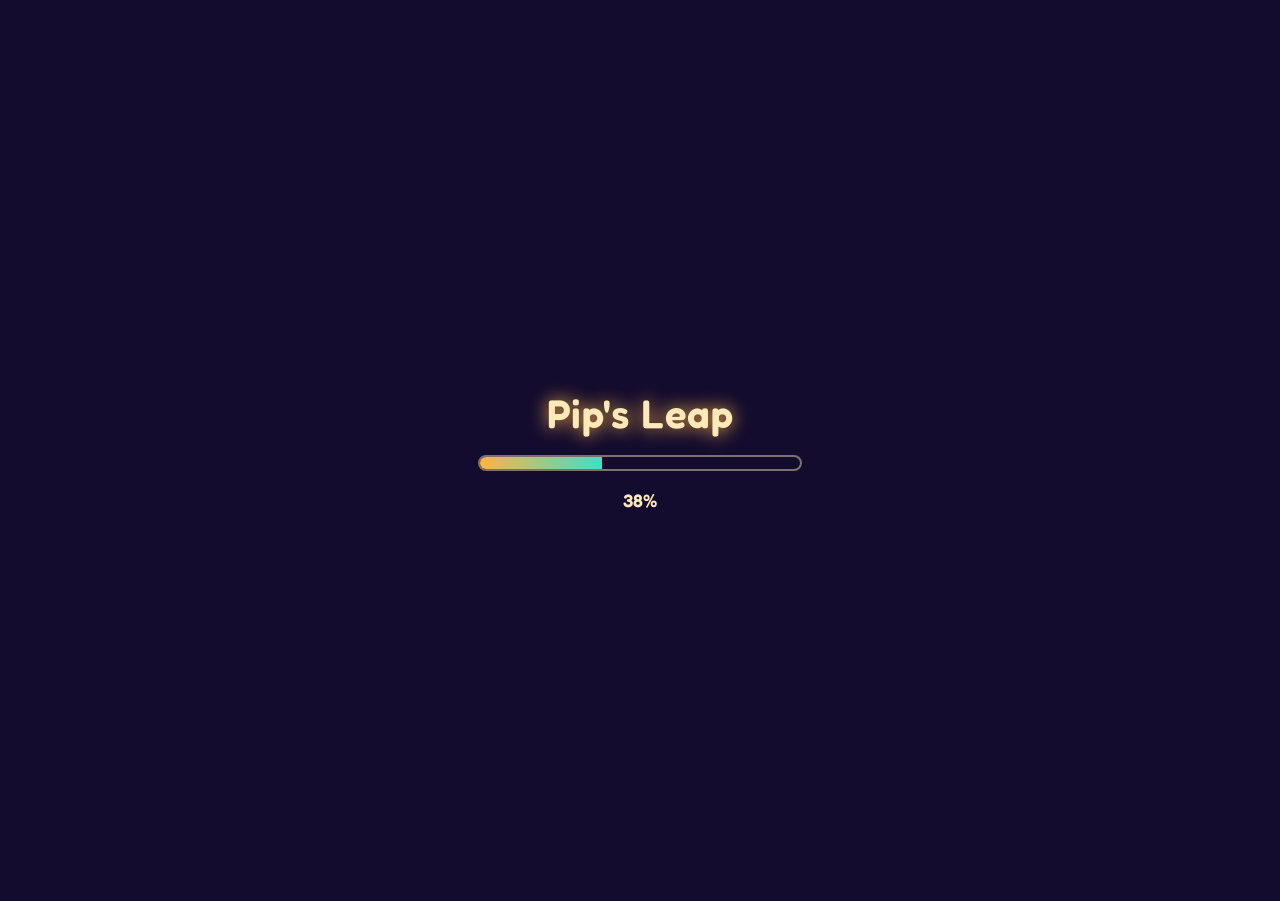
<file: index.html>
<!doctype html>
<html lang="en">
  <head>
    <meta charset="utf-8" />
    <meta
      name="viewport"
      content="width=device-width, initial-scale=1, maximum-scale=1, user-scalable=no, viewport-fit=cover"
    />
    <meta name="apple-mobile-web-app-capable" content="yes" />
    <meta name="mobile-web-app-capable" content="yes" />
    <meta name="theme-color" content="#140c2e" />
    <title>Pip's Leap</title>
    <meta
      name="description"
      content="Pip's Leap — a lantern-wind tale. A dusk-lit platformer by Nerojust."
    />
    <link rel="manifest" href="./manifest.webmanifest" />
    <link rel="icon" type="image/png" sizes="192x192" href="./icons/icon-192.png" />
    <link rel="apple-touch-icon" href="./icons/apple-touch-icon.png" />
    <style>#loader{z-index:20;color:#ffe9b8;background:#140c2e;flex-direction:column;justify-content:center;align-items:center;gap:18px;font:600 18px Fredoka,sans-serif;transition:opacity .35s;display:flex;position:fixed;inset:0}#loader h1{letter-spacing:1px;text-shadow:0 0 18px #ffb347;margin:0;font-size:40px}.loader-track{border:2px solid #ffe9b873;border-radius:8px;width:min(320px,70vw);height:12px;overflow:hidden}.loader-fill{background:linear-gradient(90deg,#ffb347,#3de0c8);width:1%;height:100%}#loader.loader-hide{opacity:0;pointer-events:none}#loader.loader-error .loader-track{display:none}</style>
    <script type="module" crossorigin src="./assets/index-BE3YuFSx.js"></script>
    <link rel="modulepreload" crossorigin href="./assets/dist-WmVykzCl.js">
    <link rel="modulepreload" crossorigin href="./assets/definitions-BdWVgBTV.js">
    <link rel="modulepreload" crossorigin href="./assets/consent-status.enum-CdMsqkrY.js">
    <link rel="modulepreload" crossorigin href="./assets/dist-CxclIdbR.js">
    <link rel="stylesheet" crossorigin href="./assets/index-BHZKIcE1.css">
  </head>
  <body>
    <div
      id="loader"
      role="progressbar"
      aria-label="Loading"
      aria-valuemin="1"
      aria-valuemax="100"
      aria-valuenow="1"
    >
      <h1>Pip's Leap</h1>
      <div class="loader-track"><div class="loader-fill"></div></div>
      <div class="loader-percent">1%</div>
    </div>
    <script src="./loader.js"></script>
    <canvas id="game" aria-label="Pip's Leap"></canvas>
    <div id="pad"></div>
    <div id="rotate" role="alert">↻<br />Turn your phone sideways to play</div>
  </body>
</html>
</file>
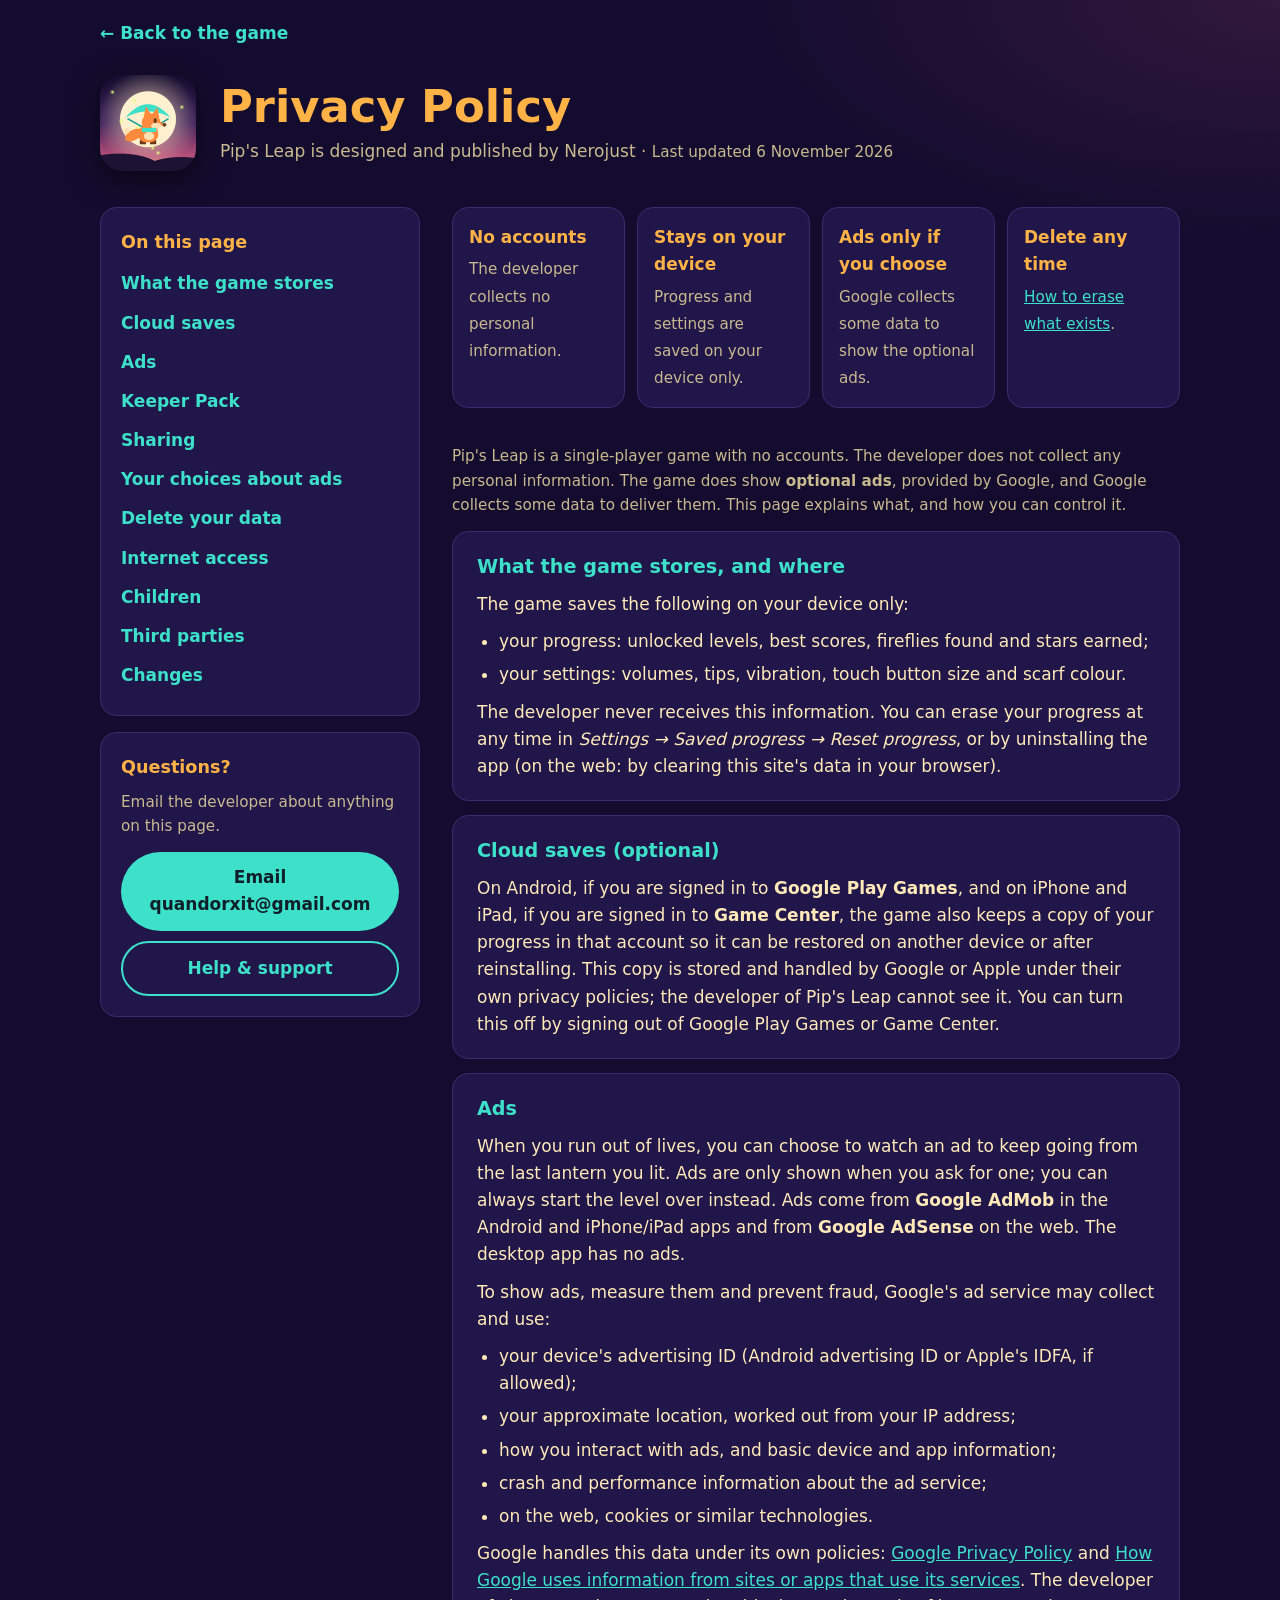
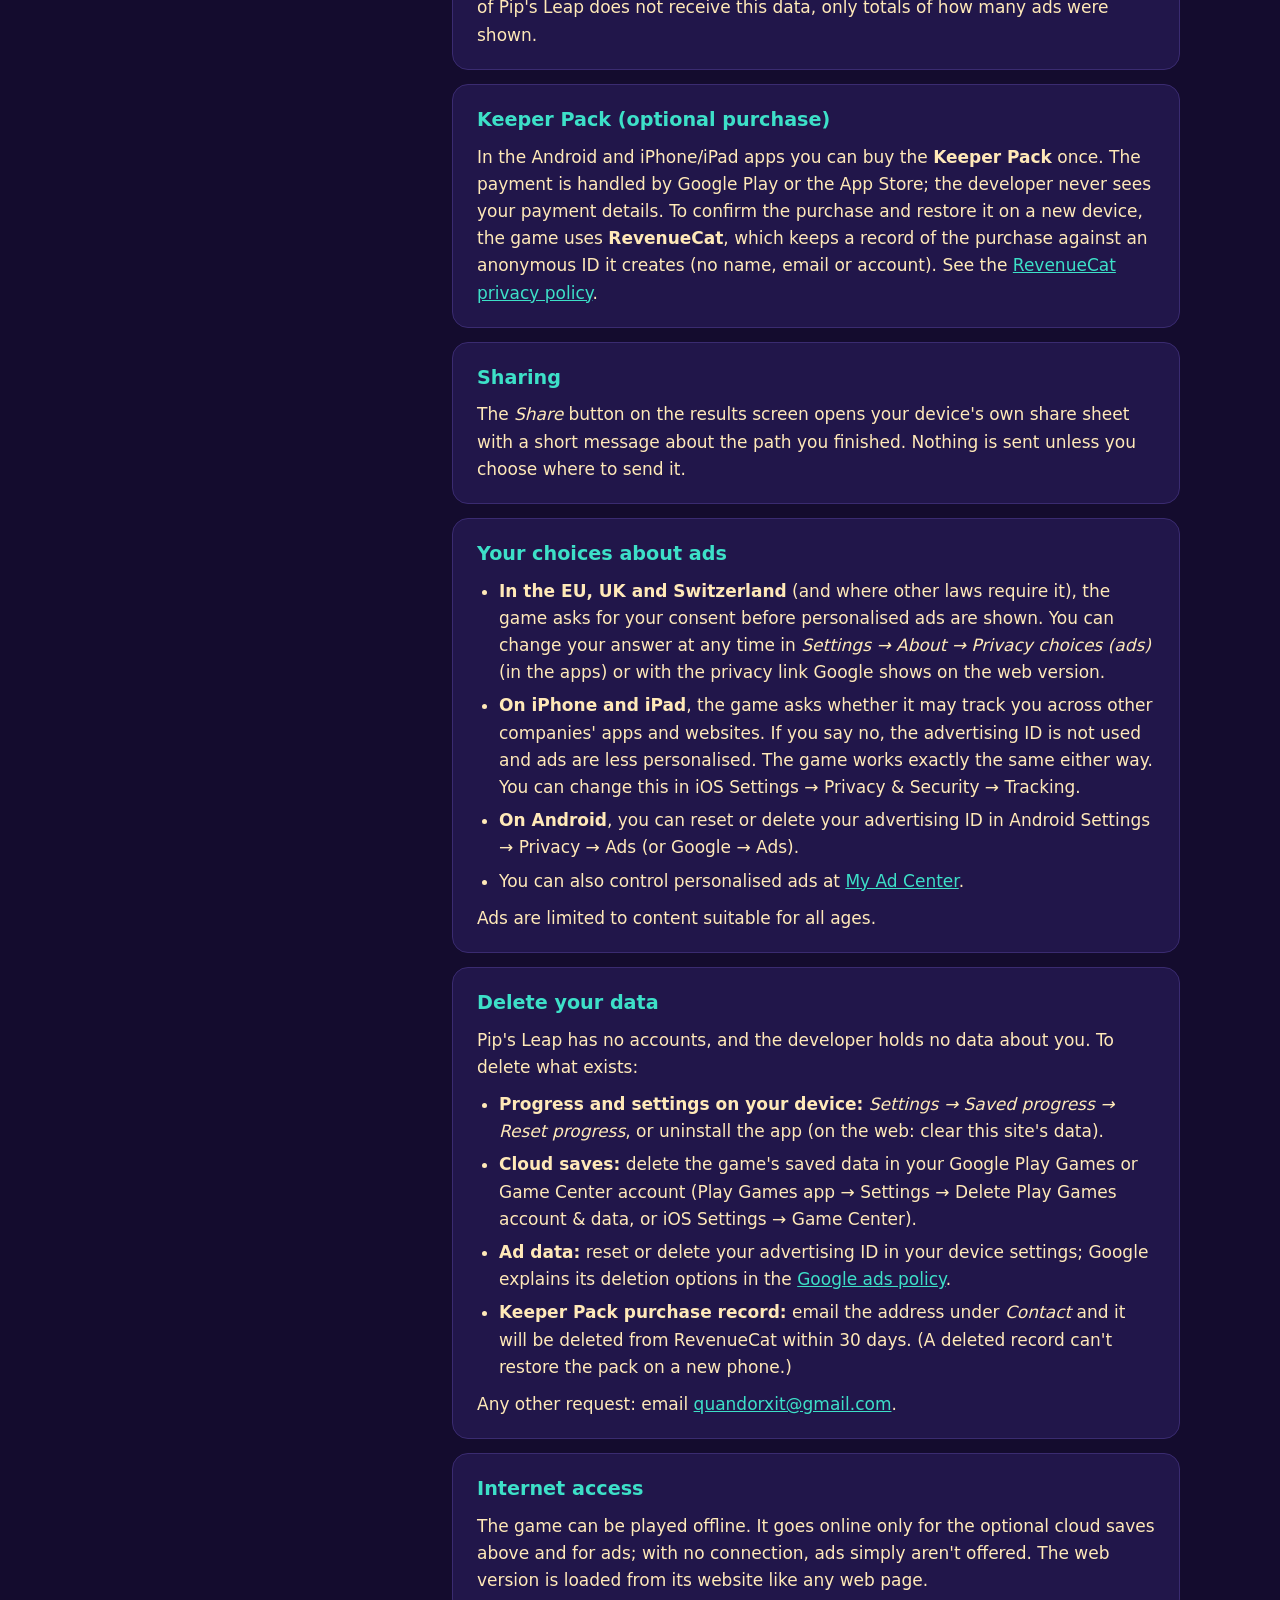
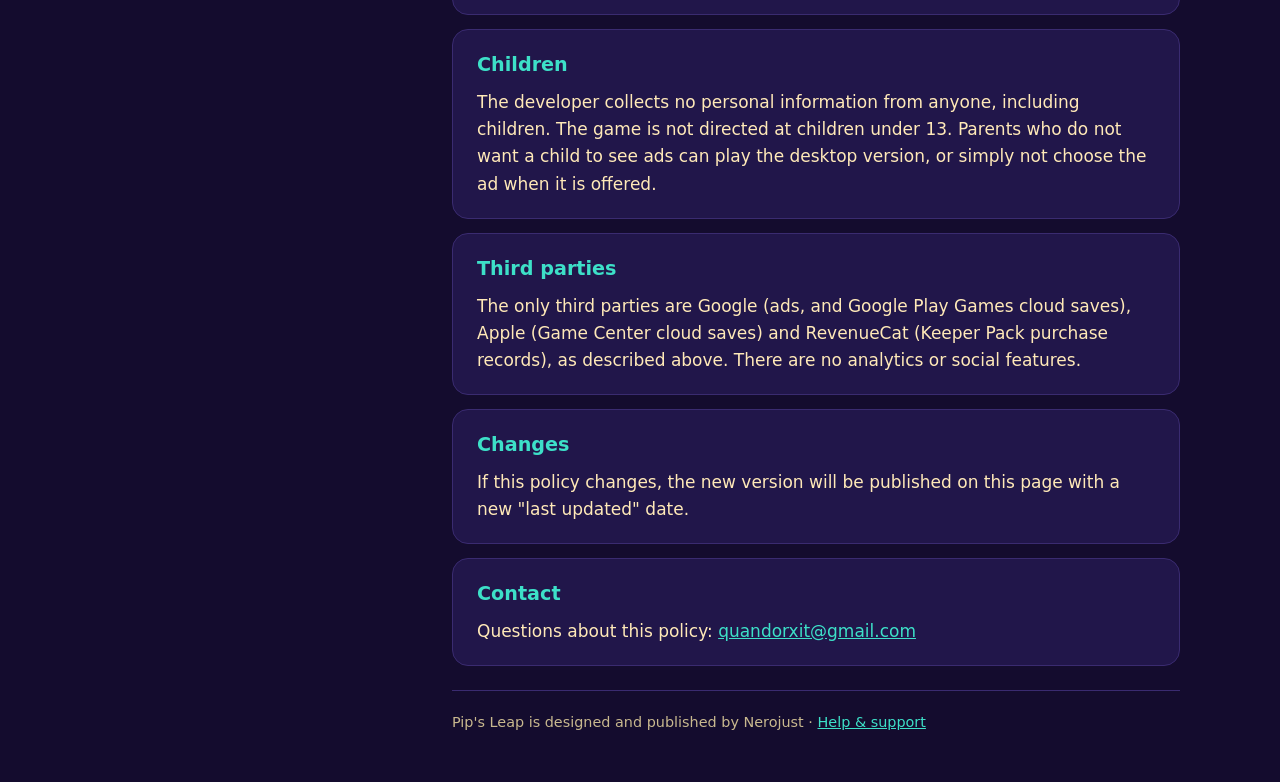
<file: privacy.html>
<!doctype html>
<html lang="en">
  <head>
    <meta charset="utf-8" />
    <meta name="viewport" content="width=device-width, initial-scale=1, viewport-fit=cover" />
    <title>Pip's Leap — Privacy Policy</title>
    <meta
      name="description"
      content="Privacy policy for Pip's Leap: what the game stores, optional ads by Google, cloud saves and how to delete your data."
    />
    <link rel="icon" href="icons/icon-192.png" />
    <link rel="stylesheet" href="page.css" />
  </head>
  <body>
    <div class="wrap">
      <a class="back" href="index.html">← Back to the game</a>

      <header>
        <img src="icons/icon-192.png" alt="" />
        <div>
          <h1>Privacy Policy</h1>
          <p>
            Pip's Leap is designed and published by Nerojust ·
            <span class="updated">Last updated 6 November 2026</span>
          </p>
        </div>
      </header>

      <div class="layout">
        <aside>
          <nav class="card" aria-label="On this page">
            <h2>On this page</h2>
            <ul>
              <li><a href="#stored">What the game stores</a></li>
              <li><a href="#cloud">Cloud saves</a></li>
              <li><a href="#ads">Ads</a></li>
              <li><a href="#keeper">Keeper Pack</a></li>
              <li><a href="#sharing">Sharing</a></li>
              <li><a href="#choices">Your choices about ads</a></li>
              <li><a href="#delete-your-data">Delete your data</a></li>
              <li><a href="#internet">Internet access</a></li>
              <li><a href="#children">Children</a></li>
              <li><a href="#third-parties">Third parties</a></li>
              <li><a href="#changes">Changes</a></li>
            </ul>
          </nav>
          <div class="card">
            <h2>Questions?</h2>
            <p>Email the developer about anything on this page.</p>
            <a class="button" href="mailto:quandorxit@gmail.com?subject=Pip's%20Leap%20privacy"
              >Email quandorxit@gmail.com</a
            >
            <a class="button secondary" href="support.html">Help &amp; support</a>
          </div>
        </aside>

        <main>
          <div class="glance">
            <div class="card">
              <strong>No accounts</strong>
              <span>The developer collects no personal information.</span>
            </div>
            <div class="card">
              <strong>Stays on your device</strong>
              <span>Progress and settings are saved on your device only.</span>
            </div>
            <div class="card">
              <strong>Ads only if you choose</strong>
              <span>Google collects some data to show the optional ads.</span>
            </div>
            <div class="card">
              <strong>Delete any time</strong>
              <span><a href="#delete-your-data">How to erase what exists</a>.</span>
            </div>
          </div>

          <p class="updated" style="margin: 0 0 14px">
            Pip's Leap is a single-player game with no accounts. The developer does not collect any
            personal information. The game does show <strong>optional ads</strong>, provided by
            Google, and Google collects some data to deliver them. This page explains what, and how
            you can control it.
          </p>

          <section class="doc" id="stored">
            <h2>What the game stores, and where</h2>
            <p>The game saves the following on your device only:</p>
            <ul>
              <li>
                your progress: unlocked levels, best scores, fireflies found and stars earned;
              </li>
              <li>your settings: volumes, tips, vibration, touch button size and scarf colour.</li>
            </ul>
            <p>
              The developer never receives this information. You can erase your progress at any time
              in <em>Settings → Saved progress → Reset progress</em>, or by uninstalling the app (on
              the web: by clearing this site's data in your browser).
            </p>
          </section>

          <section class="doc" id="cloud">
            <h2>Cloud saves (optional)</h2>
            <p>
              On Android, if you are signed in to <strong>Google Play Games</strong>, and on iPhone
              and iPad, if you are signed in to <strong>Game Center</strong>, the game also keeps a
              copy of your progress in that account so it can be restored on another device or after
              reinstalling. This copy is stored and handled by Google or Apple under their own
              privacy policies; the developer of Pip's Leap cannot see it. You can turn this off by
              signing out of Google Play Games or Game Center.
            </p>
          </section>

          <section class="doc" id="ads">
            <h2>Ads</h2>
            <p>
              When you run out of lives, you can choose to watch an ad to keep going from the last
              lantern you lit. Ads are only shown when you ask for one; you can always start the
              level over instead. Ads come from <strong>Google AdMob</strong> in the Android and
              iPhone/iPad apps and from <strong>Google AdSense</strong> on the web. The desktop app
              has no ads.
            </p>
            <p>
              To show ads, measure them and prevent fraud, Google's ad service may collect and use:
            </p>
            <ul>
              <li>
                your device's advertising ID (Android advertising ID or Apple's IDFA, if allowed);
              </li>
              <li>your approximate location, worked out from your IP address;</li>
              <li>how you interact with ads, and basic device and app information;</li>
              <li>crash and performance information about the ad service;</li>
              <li>on the web, cookies or similar technologies.</li>
            </ul>
            <p>
              Google handles this data under its own policies:
              <a href="https://policies.google.com/privacy">Google Privacy Policy</a> and
              <a href="https://policies.google.com/technologies/partner-sites"
                >How Google uses information from sites or apps that use its services</a
              >. The developer of Pip's Leap does not receive this data, only totals of how many ads
              were shown.
            </p>
          </section>

          <section class="doc" id="keeper">
            <h2>Keeper Pack (optional purchase)</h2>
            <p>
              In the Android and iPhone/iPad apps you can buy the <strong>Keeper Pack</strong> once.
              The payment is handled by Google Play or the App Store; the developer never sees your
              payment details. To confirm the purchase and restore it on a new device, the game uses
              <strong>RevenueCat</strong>, which keeps a record of the purchase against an anonymous
              ID it creates (no name, email or account). See the
              <a href="https://www.revenuecat.com/privacy">RevenueCat privacy policy</a>.
            </p>
          </section>

          <section class="doc" id="sharing">
            <h2>Sharing</h2>
            <p>
              The <em>Share</em> button on the results screen opens your device's own share sheet
              with a short message about the path you finished. Nothing is sent unless you choose
              where to send it.
            </p>
          </section>

          <section class="doc" id="choices">
            <h2>Your choices about ads</h2>
            <ul>
              <li>
                <strong>In the EU, UK and Switzerland</strong> (and where other laws require it),
                the game asks for your consent before personalised ads are shown. You can change
                your answer at any time in <em>Settings → About → Privacy choices (ads)</em> (in the
                apps) or with the privacy link Google shows on the web version.
              </li>
              <li>
                <strong>On iPhone and iPad</strong>, the game asks whether it may track you across
                other companies' apps and websites. If you say no, the advertising ID is not used
                and ads are less personalised. The game works exactly the same either way. You can
                change this in iOS Settings → Privacy &amp; Security → Tracking.
              </li>
              <li>
                <strong>On Android</strong>, you can reset or delete your advertising ID in Android
                Settings → Privacy → Ads (or Google → Ads).
              </li>
              <li>
                You can also control personalised ads at
                <a href="https://adssettings.google.com">My Ad Center</a>.
              </li>
            </ul>
            <p>Ads are limited to content suitable for all ages.</p>
          </section>

          <section class="doc" id="delete-your-data">
            <h2>Delete your data</h2>
            <p>
              Pip's Leap has no accounts, and the developer holds no data about you. To delete what
              exists:
            </p>
            <ul>
              <li>
                <strong>Progress and settings on your device:</strong>
                <em>Settings → Saved progress → Reset progress</em>, or uninstall the app (on the
                web: clear this site's data).
              </li>
              <li>
                <strong>Cloud saves:</strong> delete the game's saved data in your Google Play Games
                or Game Center account (Play Games app → Settings → Delete Play Games account &amp;
                data, or iOS Settings → Game Center).
              </li>
              <li>
                <strong>Ad data:</strong> reset or delete your advertising ID in your device
                settings; Google explains its deletion options in the
                <a href="https://policies.google.com/technologies/ads">Google ads policy</a>.
              </li>
              <li>
                <strong>Keeper Pack purchase record:</strong> email the address under
                <em>Contact</em> and it will be deleted from RevenueCat within 30 days. (A deleted
                record can't restore the pack on a new phone.)
              </li>
            </ul>
            <p>
              Any other request: email <a href="mailto:quandorxit@gmail.com">quandorxit@gmail.com</a>.
            </p>
          </section>

          <section class="doc" id="internet">
            <h2>Internet access</h2>
            <p>
              The game can be played offline. It goes online only for the optional cloud saves above
              and for ads; with no connection, ads simply aren't offered. The web version is loaded
              from its website like any web page.
            </p>
          </section>

          <section class="doc" id="children">
            <h2>Children</h2>
            <p>
              The developer collects no personal information from anyone, including children. The
              game is not directed at children under 13. Parents who do not want a child to see ads
              can play the desktop version, or simply not choose the ad when it is offered.
            </p>
          </section>

          <section class="doc" id="third-parties">
            <h2>Third parties</h2>
            <p>
              The only third parties are Google (ads, and Google Play Games cloud saves), Apple
              (Game Center cloud saves) and RevenueCat (Keeper Pack purchase records), as described
              above. There are no analytics or social features.
            </p>
          </section>

          <section class="doc" id="changes">
            <h2>Changes</h2>
            <p>
              If this policy changes, the new version will be published on this page with a new
              "last updated" date.
            </p>
          </section>

          <section class="doc" id="contact">
            <h2>Contact</h2>
            <p>
              Questions about this policy:
              <a href="mailto:quandorxit@gmail.com">quandorxit@gmail.com</a>
            </p>
          </section>

          <footer>
            Pip's Leap is designed and published by Nerojust ·
            <a href="support.html">Help &amp; support</a>
          </footer>
        </main>
      </div>
    </div>
  </body>
</html>
</file>
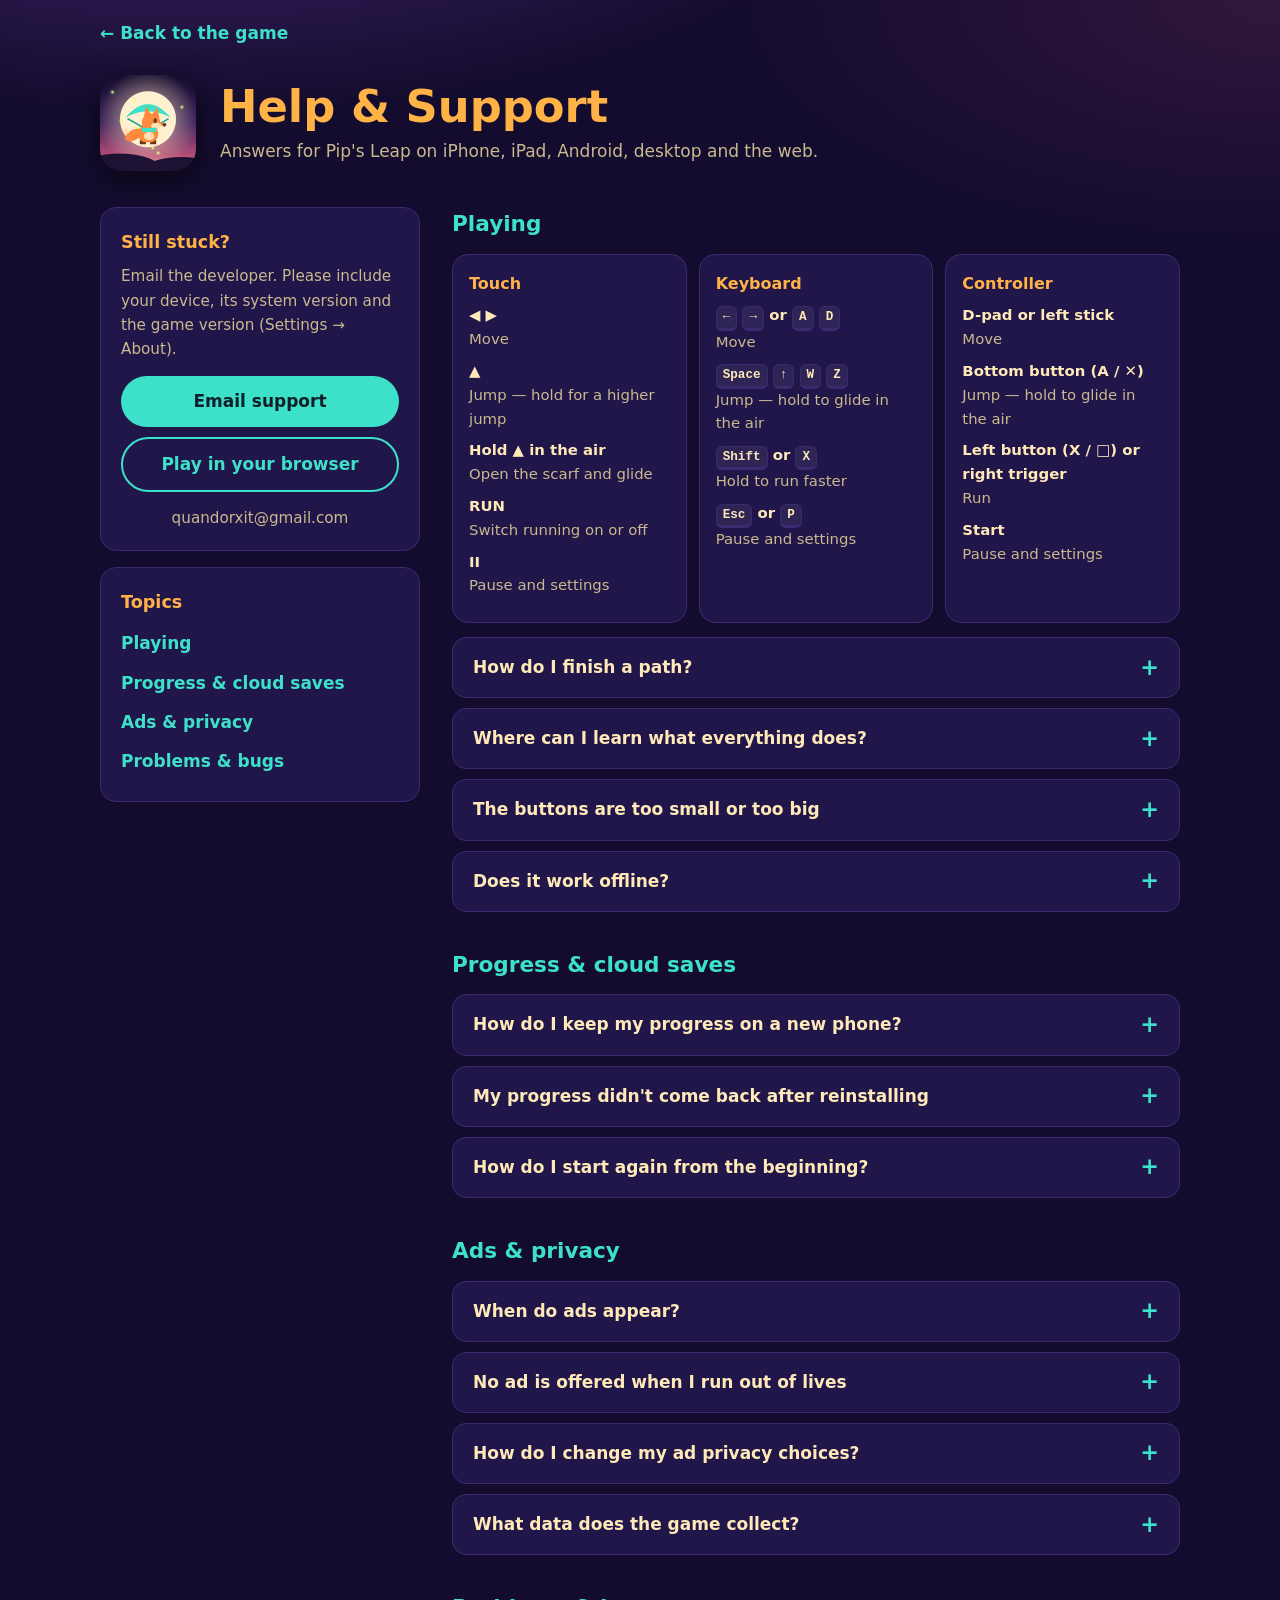
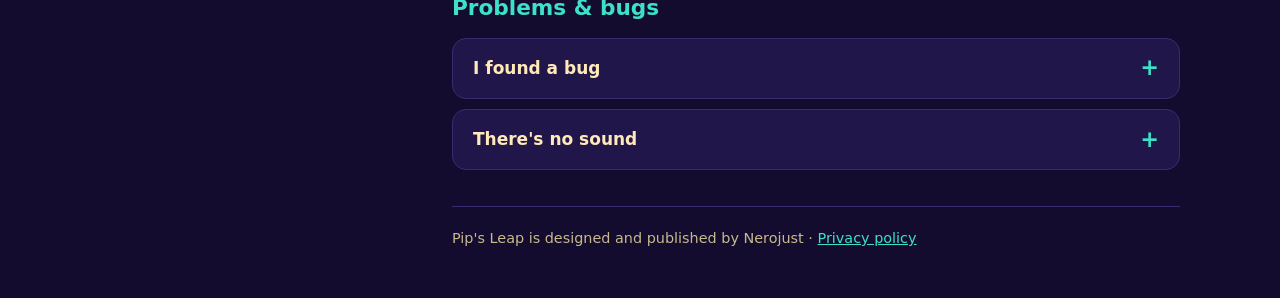
<file: support.html>
<!doctype html>
<html lang="en">
  <head>
    <meta charset="utf-8" />
    <meta name="viewport" content="width=device-width, initial-scale=1, viewport-fit=cover" />
    <title>Pip's Leap — Help &amp; Support</title>
    <meta
      name="description"
      content="Help for Pip's Leap: controls, cloud saves, ads and privacy, and how to contact the developer."
    />
    <link rel="icon" href="icons/icon-192.png" />
    <link rel="stylesheet" href="page.css" />
  </head>
  <body>
    <div class="wrap">
      <a class="back" href="index.html">← Back to the game</a>

      <header>
        <img src="icons/icon-192.png" alt="" />
        <div>
          <h1>Help &amp; Support</h1>
          <p>Answers for Pip's Leap on iPhone, iPad, Android, desktop and the web.</p>
        </div>
      </header>

      <div class="layout">
        <aside>
          <div class="card">
            <h2>Still stuck?</h2>
            <p>
              Email the developer. Please include your device, its system version and the game
              version (Settings → About).
            </p>
            <a class="button" href="mailto:quandorxit@gmail.com?subject=Pip's%20Leap%20support"
              >Email support</a
            >
            <a class="button secondary" href="index.html">Play in your browser</a>
            <p class="email">quandorxit@gmail.com</p>
          </div>
          <nav class="card" aria-label="Topics">
            <h2>Topics</h2>
            <ul>
              <li><a href="#playing">Playing</a></li>
              <li><a href="#progress">Progress &amp; cloud saves</a></li>
              <li><a href="#ads">Ads &amp; privacy</a></li>
              <li><a href="#trouble">Problems &amp; bugs</a></li>
            </ul>
          </nav>
        </aside>

        <main>
          <section id="playing">
            <h2>Playing</h2>
            <div class="controls">
              <div class="card">
                <h3>Touch</h3>
                <dl>
                  <dt>◀ ▶</dt>
                  <dd>Move</dd>
                  <dt>▲</dt>
                  <dd>Jump — hold for a higher jump</dd>
                  <dt>Hold ▲ in the air</dt>
                  <dd>Open the scarf and glide</dd>
                  <dt>RUN</dt>
                  <dd>Switch running on or off</dd>
                  <dt>II</dt>
                  <dd>Pause and settings</dd>
                </dl>
              </div>
              <div class="card">
                <h3>Keyboard</h3>
                <dl>
                  <dt><kbd>←</kbd> <kbd>→</kbd> or <kbd>A</kbd> <kbd>D</kbd></dt>
                  <dd>Move</dd>
                  <dt><kbd>Space</kbd> <kbd>↑</kbd> <kbd>W</kbd> <kbd>Z</kbd></dt>
                  <dd>Jump — hold to glide in the air</dd>
                  <dt><kbd>Shift</kbd> or <kbd>X</kbd></dt>
                  <dd>Hold to run faster</dd>
                  <dt><kbd>Esc</kbd> or <kbd>P</kbd></dt>
                  <dd>Pause and settings</dd>
                </dl>
              </div>
              <div class="card">
                <h3>Controller</h3>
                <dl>
                  <dt>D-pad or left stick</dt>
                  <dd>Move</dd>
                  <dt>Bottom button (A / ✕)</dt>
                  <dd>Jump — hold to glide in the air</dd>
                  <dt>Left button (X / □) or right trigger</dt>
                  <dd>Run</dd>
                  <dt>Start</dt>
                  <dd>Pause and settings</dd>
                </dl>
              </div>
            </div>
            <details>
              <summary>How do I finish a path?</summary>
              <div>
                <p>
                  Reach the Moon Gate at the end. Each path gives up to 3 stars: one for finishing,
                  one for finding every firefly and one for losing no lives. Stars unlock coats,
                  scarves and accessories in the Wardrobe.
                </p>
              </div>
            </details>
            <details>
              <summary>Where can I learn what everything does?</summary>
              <div>
                <p>
                  The first paths teach everything step by step, and
                  <strong>How to play</strong> explains every control, creature and pickup at any
                  time.
                </p>
              </div>
            </details>
            <details>
              <summary>The buttons are too small or too big</summary>
              <div><p>Change them in Settings → Touch controls → Button size.</p></div>
            </details>
            <details>
              <summary>Does it work offline?</summary>
              <div>
                <p>
                  Yes. The whole game works offline. Only cloud saves and ads need a connection.
                </p>
              </div>
            </details>
          </section>

          <section id="progress">
            <h2>Progress &amp; cloud saves</h2>
            <details>
              <summary>How do I keep my progress on a new phone?</summary>
              <div>
                <p>
                  Sign in to <strong>Game Center</strong> on iPhone and iPad, or
                  <strong>Google Play Games</strong> on Android. The game keeps a copy of your
                  progress in that account and restores it on any device signed in to the same
                  account. You can check the status in Settings → Saved progress.
                </p>
                <p>Without it, progress stays on the device.</p>
              </div>
            </details>
            <details>
              <summary>My progress didn't come back after reinstalling</summary>
              <div>
                <p>
                  Make sure you're signed in to the same Game Center or Google Play Games account as
                  before, then open Settings → Saved progress and wait a moment while it syncs. If
                  it still doesn't appear, email support.
                </p>
              </div>
            </details>
            <details>
              <summary>How do I start again from the beginning?</summary>
              <div>
                <p>
                  Settings → Saved progress → Reset progress, then tap again to confirm. This can't
                  be undone.
                </p>
              </div>
            </details>
          </section>

          <section id="ads">
            <h2>Ads &amp; privacy</h2>
            <details>
              <summary>When do ads appear?</summary>
              <div>
                <p>
                  Only when you choose to watch one to keep going after game over. You can always
                  start the path over instead. The desktop version has no ads.
                </p>
              </div>
            </details>
            <details>
              <summary>No ad is offered when I run out of lives</summary>
              <div>
                <p>
                  You may be offline, or no ad is available right now. Try again later, or start the
                  path over.
                </p>
              </div>
            </details>
            <details>
              <summary>How do I change my ad privacy choices?</summary>
              <div>
                <p>
                  In the game: Settings → About → Privacy choices (ads). On iPhone and iPad,
                  tracking permission is in iOS Settings → Privacy &amp; Security → Tracking.
                </p>
              </div>
            </details>
            <details>
              <summary>What data does the game collect?</summary>
              <div>
                <p>
                  Pip's Leap has no accounts and the developer collects no personal information.
                  Google collects some data to show ads. Read the full
                  <a href="privacy.html">privacy policy</a>.
                </p>
              </div>
            </details>
          </section>

          <section id="trouble">
            <h2>Problems &amp; bugs</h2>
            <details>
              <summary>I found a bug</summary>
              <div>
                <p>
                  Email support with what happened, which path you were on and, if you can, a
                  screenshot or screen recording. It helps a lot.
                </p>
              </div>
            </details>
            <details>
              <summary>There's no sound</summary>
              <div>
                <p>
                  Check the volumes in Settings → Sound, and that your device's volume is turned up.
                  If it still doesn't play, email support.
                </p>
              </div>
            </details>
          </section>

          <footer>
            Pip's Leap is designed and published by Nerojust ·
            <a href="privacy.html">Privacy policy</a>
          </footer>
        </main>
      </div>
    </div>
  </body>
</html>
</file>
<file: assets/index-BHZKIcE1.css>
@font-face{font-family:Fredoka;font-style:normal;font-display:swap;font-weight:500;src:url(./fredoka-hebrew-500-normal-DdMTjgiE.woff2)format("woff2"),url(./fredoka-hebrew-500-normal-BtShCMVp.woff)format("woff");unicode-range:U+307-308,U+590-5FF,U+200C-2010,U+20AA,U+25CC,U+FB1D-FB4F}@font-face{font-family:Fredoka;font-style:normal;font-display:swap;font-weight:500;src:url([data-uri])format("woff2"),url([data-uri])format("woff");unicode-range:U+100-2BA,U+2BD-2C5,U+2C7-2CC,U+2CE-2D7,U+2DD-2FF,U+304,U+308,U+329,U+1D00-1DBF,U+1E00-1E9F,U+1EF2-1EFF,U+2020,U+20A0-20AB,U+20AD-20C0,U+2113,U+2C60-2C7F,U+A720-A7FF}@font-face{font-family:Fredoka;font-style:normal;font-display:swap;font-weight:500;src:url(./fredoka-latin-500-normal-B0JifZgm.woff2)format("woff2"),url(./fredoka-latin-500-normal-BL692wg7.woff)format("woff");unicode-range:U+??,U+131,U+152-153,U+2BB-2BC,U+2C6,U+2DA,U+2DC,U+304,U+308,U+329,U+2000-206F,U+20AC,U+2122,U+2191,U+2193,U+2212,U+2215,U+FEFF,U+FFFD}@font-face{font-family:Fredoka;font-style:normal;font-display:swap;font-weight:600;src:url(./fredoka-hebrew-600-normal-CTBxhdlE.woff2)format("woff2"),url(./fredoka-hebrew-600-normal-BiVDObXj.woff)format("woff");unicode-range:U+307-308,U+590-5FF,U+200C-2010,U+20AA,U+25CC,U+FB1D-FB4F}@font-face{font-family:Fredoka;font-style:normal;font-display:swap;font-weight:600;src:url([data-uri])format("woff2"),url([data-uri])format("woff");unicode-range:U+100-2BA,U+2BD-2C5,U+2C7-2CC,U+2CE-2D7,U+2DD-2FF,U+304,U+308,U+329,U+1D00-1DBF,U+1E00-1E9F,U+1EF2-1EFF,U+2020,U+20A0-20AB,U+20AD-20C0,U+2113,U+2C60-2C7F,U+A720-A7FF}@font-face{font-family:Fredoka;font-style:normal;font-display:swap;font-weight:600;src:url(./fredoka-latin-600-normal-C4zohCW5.woff2)format("woff2"),url(./fredoka-latin-600-normal-CcrEjrB4.woff)format("woff");unicode-range:U+??,U+131,U+152-153,U+2BB-2BC,U+2C6,U+2DA,U+2DC,U+304,U+308,U+329,U+2000-206F,U+20AC,U+2122,U+2191,U+2193,U+2212,U+2215,U+FEFF,U+FFFD}html,body{touch-action:none;-webkit-user-select:none;user-select:none;-webkit-touch-callout:none;-webkit-tap-highlight-color:transparent;background:#140c2e;height:100%;margin:0;overflow:hidden}#game{width:100vw;height:100vh;object-fit:contain;height:100dvh;display:block}#pad{display:none}@media (pointer:coarse){#pad{display:block}#pad button{width:calc(76px * var(--pad-scale,1));height:calc(76px * var(--pad-scale,1));color:#fff;touch-action:none;background:#140a2d38;border:3px solid #ffe9b866;border-radius:50%;padding:0;font:600 26px Fredoka,sans-serif;position:fixed}#pad button.on{background:#3de0c866}#pad-left{left:calc(env(safe-area-inset-left) + 20px);bottom:calc(env(safe-area-inset-bottom) + 20px)}#pad-right{left:calc(env(safe-area-inset-left) + 20px + 92px * var(--pad-scale,1));bottom:calc(env(safe-area-inset-bottom) + 20px)}#pad #pad-jump{right:calc(env(safe-area-inset-right) + 20px);bottom:calc(env(safe-area-inset-bottom) + 40px);width:calc(88px * var(--pad-scale,1));height:calc(88px * var(--pad-scale,1))}#pad #pad-run{right:calc(env(safe-area-inset-right) + 20px + 104px * var(--pad-scale,1));bottom:calc(env(safe-area-inset-bottom) + 20px);font-size:18px}}#rotate{display:none}@media (pointer:coarse) and (orientation:portrait){#rotate{z-index:9;color:#ffe9b8;text-align:center;background:#140c2e;place-items:center;padding:24px;font:600 22px Fredoka,sans-serif;display:grid;position:fixed;inset:0}}#menu-button{top:calc(env(safe-area-inset-top) + 56px);right:calc(env(safe-area-inset-right) + 14px);color:#ffe9b8;touch-action:manipulation;background:#140a2d59;border:2px solid #ffe9b873;border-radius:50%;width:46px;height:46px;padding:0;font:600 20px Fredoka,sans-serif;position:fixed}#menu,#game-over,:is(#settings,#wardrobe,#keeper){color:#ffe9b8;text-align:center;-webkit-user-select:none;user-select:none;background:#140a2df5;border:2px solid #ffb347;border-radius:22px;width:min(380px,86vw);max-height:92dvh;padding:18px 26px 22px;font:600 18px Fredoka,sans-serif;box-shadow:0 0 40px #ffb34759}#menu::backdrop{background:#0804168c}#game-over::backdrop{background:#0804168c}:is(#settings,#wardrobe,#keeper)::backdrop{background:#0804168c}#menu h2,#game-over h2,:is(#settings,#wardrobe,#keeper) h2{text-shadow:0 0 16px #ffb347;margin:0 0 12px;font-size:30px}:is(#settings,#wardrobe,#keeper) label{text-align:left;margin:10px 0 14px;display:block}:is(#settings,#wardrobe,#keeper) input[type=range]{accent-color:#3de0c8;width:100%;height:32px;margin-top:4px;display:block}#menu button,#game-over button,:is(#settings,#wardrobe,#keeper) button{color:#2a1440;background:#ffb347;border:0;border-radius:14px;width:100%;min-height:46px;margin-top:10px;font:600 20px Fredoka,sans-serif;display:block}#menu button.secondary,#game-over button.secondary,:is(#settings,#wardrobe,#keeper) button.secondary{color:#ffe9b8;background:0 0;border:2px solid #ffe9b873}#game-over p{margin:4px 0}#game-over::backdrop{background:#080416e0}#game-over .note{color:#3de0c8}#game-over .note:empty{display:none}#game-over button:disabled{opacity:.6;cursor:wait}#menu button[hidden],#game-over button[hidden]{display:none}#menu button:focus-visible,#game-over button:focus-visible,:is(#settings,#wardrobe,#keeper) button:focus-visible,:is(#settings,#wardrobe,#keeper) input:focus-visible,#title-menu button:focus-visible,#menu-button:focus-visible{outline-offset:2px;outline:3px solid #3de0c8}#howto{overscroll-behavior:contain;color:#ffe9b8;-webkit-user-select:none;user-select:none;background:#140a2df7;border:2px solid #3de0c8;border-radius:22px;width:min(1080px,94vw);max-height:min(90dvh,100vh - 16px);padding:0 28px 22px;font:500 16px Fredoka,sans-serif;overflow-y:auto;box-shadow:0 0 40px #3de0c84d}#howto::backdrop{background:#08041699}#howto header{z-index:1;background:#140a2df7;border-bottom:1px solid #3de0c840;justify-content:center;align-items:center;margin:0 -28px;padding:14px 64px 10px;display:flex;position:sticky;top:0}#howto h2{text-align:center;text-shadow:0 0 16px #3de0c8;margin:0;font-size:28px;font-weight:600}#howto .howto-x{color:#3de0c8;background:0 0;border:2px solid #3de0c899;border-radius:50%;width:44px;height:44px;font:600 20px Fredoka,sans-serif;position:absolute;top:50%;right:14px;translate:0 -50%}#howto h3{color:#ffb347;margin:18px 0 10px;font-size:18px;font-weight:600}.howto-controls{grid-template-columns:repeat(auto-fill,minmax(250px,1fr));gap:8px;margin:0;display:grid}.howto-controls div{background:#ffffff0f;border-radius:14px;padding:10px 14px}.howto-controls dt{color:#3de0c8;flex-wrap:wrap;align-items:center;gap:6px;margin-bottom:4px;font-weight:600;display:flex}.howto-controls kbd{min-width:30px;font:inherit;text-align:center;background:#3de0c81a;border:1px solid #3de0c88c;border-bottom-width:3px;border-radius:8px;padding:1px 8px}.howto-controls dd{margin:0;line-height:1.3}.howto-items{grid-template-columns:repeat(auto-fill,minmax(290px,1fr));gap:10px;margin:0;padding:0;list-style:none;display:grid}.howto-items li{background:#ffffff0a;border-radius:14px;align-items:center;gap:12px;padding:8px 12px 8px 8px;line-height:1.3;display:flex}.howto-items canvas{background:#ffffff0f;border-radius:12px;flex:none;width:52px;height:52px}#howto .howto-done{color:#12302b;background:#3de0c8;border:0;border-radius:14px;width:min(100%,360px);min-height:46px;margin:20px auto 0;font:600 20px Fredoka,sans-serif;display:block}#howto button:focus-visible{outline-offset:2px;outline:3px solid #ffb347}@media (max-height:500px){#howto{width:calc(100vw - 16px - env(safe-area-inset-left) - env(safe-area-inset-right));max-height:calc(100dvh - 12px);padding:0 18px 14px;font-size:15px}#howto header{margin:0 -18px;padding:8px 60px 6px}#howto h2{font-size:22px}#howto .howto-x{width:38px;height:38px;font-size:17px}#howto h3{margin:12px 0 6px;font-size:16px}.howto-controls{grid-template-columns:repeat(auto-fill,minmax(200px,1fr))}.howto-controls div{padding:6px 10px}.howto-items{grid-template-columns:repeat(auto-fill,minmax(240px,1fr));gap:6px}.howto-items canvas{width:40px;height:40px}}#tip{top:calc(env(safe-area-inset-top) + 56px);color:#ffe9b8;text-align:center;pointer-events:none;opacity:0;background:#140a2de0;border:2px solid #3de0c8b3;border-radius:16px;max-width:min(560px,70vw);padding:10px 18px;font:600 17px Fredoka,sans-serif;transition:opacity .3s,transform .3s;position:fixed;left:50%;transform:translate(-50%,-10px)}#tip.show{opacity:1;transform:translate(-50%)}@media (prefers-reduced-motion:reduce){#tip{transition:none}}:is(#settings,#wardrobe,#keeper){overflow-y:auto}:is(#settings,#wardrobe,#keeper) label.switch{justify-content:space-between;align-items:center;display:flex}:is(#settings,#wardrobe,#keeper) label.switch input{accent-color:#3de0c8;width:26px;height:26px}:is(#settings,#wardrobe,#keeper) fieldset.scarves{border:0;flex-wrap:wrap;gap:8px;margin:6px 0 4px;padding:0;display:flex}:is(#settings,#wardrobe,#keeper) fieldset.scarves legend{text-align:left;margin-bottom:6px;padding:0}:is(#settings,#wardrobe,#keeper) .swatch{background:var(--swatch);border:3px solid #0000;border-radius:50%;place-items:center;width:38px;height:38px;min-height:38px;margin:0;padding:0;font-size:15px;display:grid}:is(#settings,#wardrobe,#keeper) .swatch[aria-pressed=true]{box-shadow:0 0 12px var(--swatch);border-color:#ffe9b8}:is(#settings,#wardrobe,#keeper) .swatch:disabled{opacity:.35}:is(#settings,#wardrobe,#keeper){text-align:left;width:min(460px,90vw);max-height:92dvh}:is(#settings,#wardrobe,#keeper) h2{text-align:center}:is(#settings,#wardrobe,#keeper) section{border-top:1px solid #ffe9b82e;margin:0 0 6px;padding:8px 0 4px}:is(#settings,#wardrobe,#keeper) h3{color:#ffb347;margin:0 0 6px;font-size:17px}#settings .donate{flex-wrap:wrap;gap:8px;display:flex}#settings .donate button{flex:64px;width:auto;margin-top:6px}:is(#settings,#wardrobe,#keeper) p{margin:4px 0;font-size:15px;font-weight:500}:is(#settings,#wardrobe,#keeper) fieldset.choices{border:0;flex-wrap:wrap;align-items:center;gap:6px;margin:0;padding:0;display:flex}:is(#settings,#wardrobe,#keeper) fieldset.choices legend{float:left;margin-right:10px;padding:0}:is(#settings,#wardrobe,#keeper) fieldset.choices input{opacity:0;pointer-events:none;position:absolute}:is(#settings,#wardrobe,#keeper) fieldset.choices label{border:2px solid #ffe9b866;border-radius:12px;margin:0;padding:6px 14px}:is(#settings,#wardrobe,#keeper) fieldset.choices input:checked+label{background:#3de0c838;border-color:#3de0c8}:is(#settings,#wardrobe,#keeper) fieldset.choices input:focus-visible+label{outline-offset:2px;outline:3px solid #3de0c8}:is(#settings,#wardrobe,#keeper) button.danger{color:#ffb3b3;background:0 0;border:2px solid #ff6f6f}#title-menu{left:50%;top:var(--title-menu-top,62%);grid-template-columns:1fr 1fr;gap:10px;width:min(400px,70vw);display:grid;position:fixed;transform:translate(-50%)}#title-byline{left:50%;top:calc(var(--title-menu-top,62%) - 30px);color:#e6fbff;opacity:.8;text-shadow:0 4px 18px #001e2899;white-space:nowrap;pointer-events:none;margin:0;font:500 15px Fredoka,sans-serif;position:fixed;transform:translate(-50%)}#title-byline[hidden]{display:none}#title-menu button.primary,#title-menu button:last-child:nth-child(2n){grid-column:1/-1}#title-menu[hidden]{display:none}#title-menu button{color:#ffe9b8;background:#140a2db3;border:2px solid #ffe9b880;border-radius:16px;min-height:48px;font:600 20px Fredoka,sans-serif}#title-menu button.primary{color:#2a1440;background:#ffb347;border-color:#ffb347;box-shadow:0 0 24px #ffb34773}@media (max-height:420px){#title-menu{gap:6px}#title-menu button{min-height:36px;font-size:17px}}:is(#settings,#wardrobe,#keeper) a{color:#3de0c8;margin:4px 20px 8px 0;font-weight:600;display:inline-block}:is(#back-button,#share-button){top:calc(env(safe-area-inset-top) + 14px);left:calc(env(safe-area-inset-left) + 14px);color:#ffe9b8;touch-action:manipulation;background:#140a2d8c;border:2px solid #ffe9b873;border-radius:22px;min-height:44px;padding:0 18px;font:600 18px Fredoka,sans-serif;position:fixed}:is(#back-button,#share-button)[hidden]{display:none}:is(#back-button,#share-button):focus-visible{outline-offset:2px;outline:3px solid #3de0c8}#howto h2:focus{outline:none}:is(#settings,#wardrobe,#keeper) button[hidden]{display:none}#wardrobe{width:min(420px,90vw)}#wardrobe .preview{background:radial-gradient(circle at 50% 40%,#ffb34740,#0000 70%);border-radius:16px;width:240px;max-width:100%;height:140px;margin:0 auto;display:block}#wardrobe .stars{color:#ffb347;margin:6px 0 4px}#wardrobe .pill{color:#ffe9b8;background:0 0;border:2px solid #ffe9b873;width:auto;min-height:38px;margin:0;padding:0 14px;font-size:16px}#wardrobe .pill[aria-pressed=true]{color:#2a1440;background:#ffb347;border-color:#ffb347}#wardrobe .pill:disabled{opacity:.35}dialog button,#title-menu button,#back-button,#share-button,#menu-button{transition:transform 90ms ease-out,filter 90ms ease-out}dialog button:active:not(:disabled),#title-menu button:active,#back-button:active,#share-button:active,#menu-button:active{filter:brightness(1.15);transform:scale(.95)}@media (prefers-reduced-motion:reduce){dialog button,#title-menu button,#back-button,#menu-button{transition:none}}.visually-hidden{clip-path:inset(50%);white-space:nowrap;width:1px;height:1px;position:absolute;overflow:hidden}#keeper ul{text-align:left;margin:0 0 6px;padding:0;list-style:none}#keeper li{margin:8px 0}#keeper ul[hidden],#keeper .note:empty{display:none}#keeper .note{color:#3de0c8}#keeper button:disabled{opacity:.6;cursor:wait}
</file>
<file: page.css>
/* Shared look for the support and privacy pages. */
:root {
  color-scheme: dark;
  --bg: #140c2e;
  --panel: #21164a;
  --line: #3a2b70;
  --text: #ffe9b8;
  --muted: #c9b98f;
  --gold: #ffb347;
  --teal: #3de0c8;
}
* {
  box-sizing: border-box;
}
html {
  scroll-behavior: smooth;
}
body {
  margin: 0;
  background:
    radial-gradient(1200px 500px at 15% -10%, #4a2a7a 0%, transparent 60%),
    radial-gradient(900px 400px at 100% 0%, #6b2f5a55 0%, transparent 60%), var(--bg);
  background-repeat: no-repeat;
  color: var(--text);
  font:
    17px/1.6 ui-rounded,
    system-ui,
    -apple-system,
    'Segoe UI',
    sans-serif;
}
a {
  color: var(--teal);
}
a:focus-visible,
summary:focus-visible {
  outline: 3px solid var(--teal);
  outline-offset: 3px;
  border-radius: 8px;
}
.wrap {
  max-width: 1120px;
  margin: 0 auto;
  padding: max(20px, env(safe-area-inset-top)) 20px 48px;
}
.back {
  font-weight: 600;
  text-decoration: none;
}

/* ---- Header ---- */
header {
  display: flex;
  gap: 24px;
  align-items: center;
  margin: 28px 0 36px;
}
header img {
  width: 96px;
  height: 96px;
  border-radius: 22px;
  box-shadow: 0 8px 30px #0008;
  flex: none;
}
h1 {
  margin: 0;
  color: var(--gold);
  font-size: clamp(1.9rem, 4vw, 2.8rem);
  line-height: 1.15;
}
header p {
  margin: 6px 0 0;
  color: var(--muted);
}

/* ---- Layout: contact card beside the answers on wide screens ---- */
.layout {
  display: grid;
  grid-template-columns: 320px 1fr;
  gap: 32px;
  align-items: start;
}
aside {
  position: sticky;
  top: 20px;
  display: grid;
  gap: 16px;
}
main {
  min-width: 0;
}
.card {
  background: var(--panel);
  border: 1px solid var(--line);
  border-radius: 16px;
  padding: 20px;
}
.card h2 {
  margin: 0 0 8px;
  font-size: 1.1rem;
  color: var(--gold);
}
.card p {
  margin: 0 0 14px;
  color: var(--muted);
  font-size: 0.95rem;
}
.card .email {
  margin: 14px 0 0;
  text-align: center;
}
.button {
  display: block;
  text-align: center;
  padding: 12px 16px;
  border-radius: 999px;
  background: var(--teal);
  color: #10202a;
  font-weight: 700;
  text-decoration: none;
}
.button.secondary {
  margin-top: 10px;
  background: transparent;
  color: var(--teal);
  border: 2px solid var(--teal);
}
nav ul {
  margin: 0;
  padding: 0;
  list-style: none;
}
nav li a {
  display: block;
  padding: 6px 0;
  text-decoration: none;
  font-weight: 600;
}

/* ---- Answers ---- */
section {
  margin-bottom: 36px;
  scroll-margin-top: 20px;
}
section > h2 {
  margin: 0 0 12px;
  color: var(--teal);
  font-size: 1.35rem;
}
details {
  background: var(--panel);
  border: 1px solid var(--line);
  border-radius: 14px;
  margin-bottom: 10px;
}
details[open] {
  border-color: var(--teal);
}
summary {
  cursor: pointer;
  list-style: none;
  padding: 16px 52px 16px 20px;
  font-weight: 650;
  position: relative;
}
summary::-webkit-details-marker {
  display: none;
}
summary::after {
  content: '+';
  position: absolute;
  right: 20px;
  top: 50%;
  translate: 0 -50%;
  font-size: 1.4rem;
  color: var(--teal);
}
details[open] summary::after {
  content: '–';
}
details > div {
  padding: 0 20px 18px;
}
details p {
  margin: 0 0 10px;
}
details p:last-child {
  margin-bottom: 0;
}

/* ---- Controls: one card per device ---- */
.controls {
  display: grid;
  grid-template-columns: repeat(3, 1fr);
  gap: 12px;
  margin-bottom: 14px;
}
.controls .card {
  padding: 16px;
}
.controls h3 {
  margin: 0 0 8px;
  font-size: 1rem;
  color: var(--gold);
}
.controls dl {
  margin: 0;
  font-size: 0.93rem;
}
.controls dt {
  font-weight: 700;
}
.controls dd {
  margin: 0 0 8px;
  color: var(--muted);
}
kbd {
  display: inline-block;
  padding: 0 6px;
  border: 1px solid var(--line);
  border-bottom-width: 3px;
  border-radius: 6px;
  background: #ffffff10;
  font:
    600 0.85em/1.6 ui-monospace,
    monospace;
  color: var(--text);
}
footer {
  margin-top: 24px;
  padding-top: 20px;
  border-top: 1px solid var(--line);
  color: var(--muted);
  font-size: 0.9rem;
}

/* ---- Narrow screens: one column, contact card first ---- */
@media (max-width: 860px) {
  .layout {
    grid-template-columns: 1fr;
  }
  aside {
    position: static;
  }
  aside nav {
    display: none;
  }
  .controls {
    grid-template-columns: 1fr;
  }
}
@media (max-width: 480px) {
  header {
    gap: 16px;
    margin: 20px 0 28px;
  }
  header img {
    width: 64px;
    height: 64px;
    border-radius: 16px;
  }
}
@media (prefers-reduced-motion: reduce) {
  html {
    scroll-behavior: auto;
  }
}

/* ---- Policy pages: long-form sections ---- */
.glance {
  display: grid;
  grid-template-columns: repeat(auto-fill, minmax(165px, 1fr));
  gap: 12px;
  margin-bottom: 36px;
}
.glance .card {
  padding: 16px;
}
.glance strong {
  display: block;
  color: var(--gold);
  margin-bottom: 4px;
}
.glance span {
  color: var(--muted);
  font-size: 0.95rem;
}
.doc {
  background: var(--panel);
  border: 1px solid var(--line);
  border-radius: 16px;
  padding: 20px 24px;
  margin-bottom: 14px;
  scroll-margin-top: 20px;
}
.doc h2 {
  margin: 0 0 8px;
  color: var(--teal);
  font-size: 1.2rem;
}
.doc p {
  margin: 0 0 10px;
}
.doc ul {
  margin: 0 0 10px;
  padding-left: 22px;
}
.doc li {
  margin-bottom: 6px;
}
.doc > :last-child {
  margin-bottom: 0;
}
.updated {
  color: var(--muted);
  font-size: 0.95rem;
}
</file>
